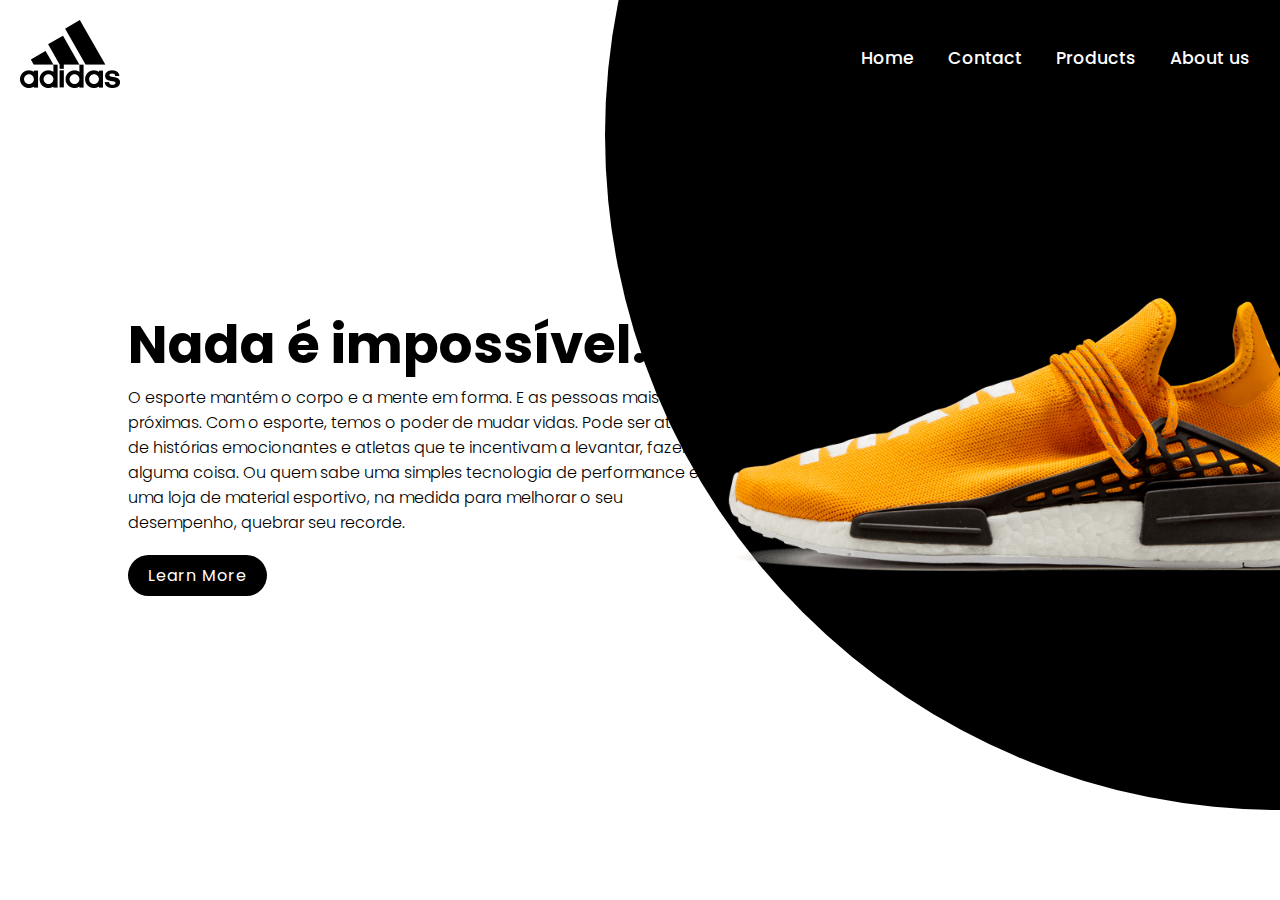
<file: Adidas/index.html>
<!DOCTYPE html>
<html lang="en">
<head>
    <meta charset="UTF-8">
    <meta http-equiv="X-UA-Compatible" content="IE=edge">
    <meta name="viewport" content="width=device-width, initial-scale=1.0">
    <title>CSS</title>
    <link rel="stylesheet" href="css/style.css">
    <link rel="shortcut icon" href="images/2-2-adidas-logo-png-image_32x32.ico" type="image/x-icon">
</head>
<body>
    <section>
        <div class="circle"></div>
        <header>
            <div class="logo"><img src="images/logo1.png" alt="logo"></div>
            <div class="navbar-links">
                <ul>
                    <li><a href="#">Home</a></li>
                    <li><a href="#">Contact</a></li>
                    <li><a href="#">Products</a></li>
                    <li><a href="#">About us</a></li>
                </ul>
            </div>
        </header>
        <div class="main-container">
            <div class="content">
                <h1>Nada é impossível.</h1>
                <p>O esporte mantém o corpo e a mente em forma. E as pessoas mais próximas. Com o esporte, temos o poder de mudar vidas. Pode ser através de histórias emocionantes e atletas que te incentivam a levantar, fazer alguma coisa. Ou quem sabe uma simples tecnologia de performance em uma loja de material esportivo, na medida para melhorar o seu desempenho, quebrar seu recorde.</p>
                <a href="#">Learn More</a>
            </div>
            <div class="imgBox">
                <img src="images/tenis1.png" alt="adidas">
            </div>
        </div>
    </section>
</body>
</html>
</file>
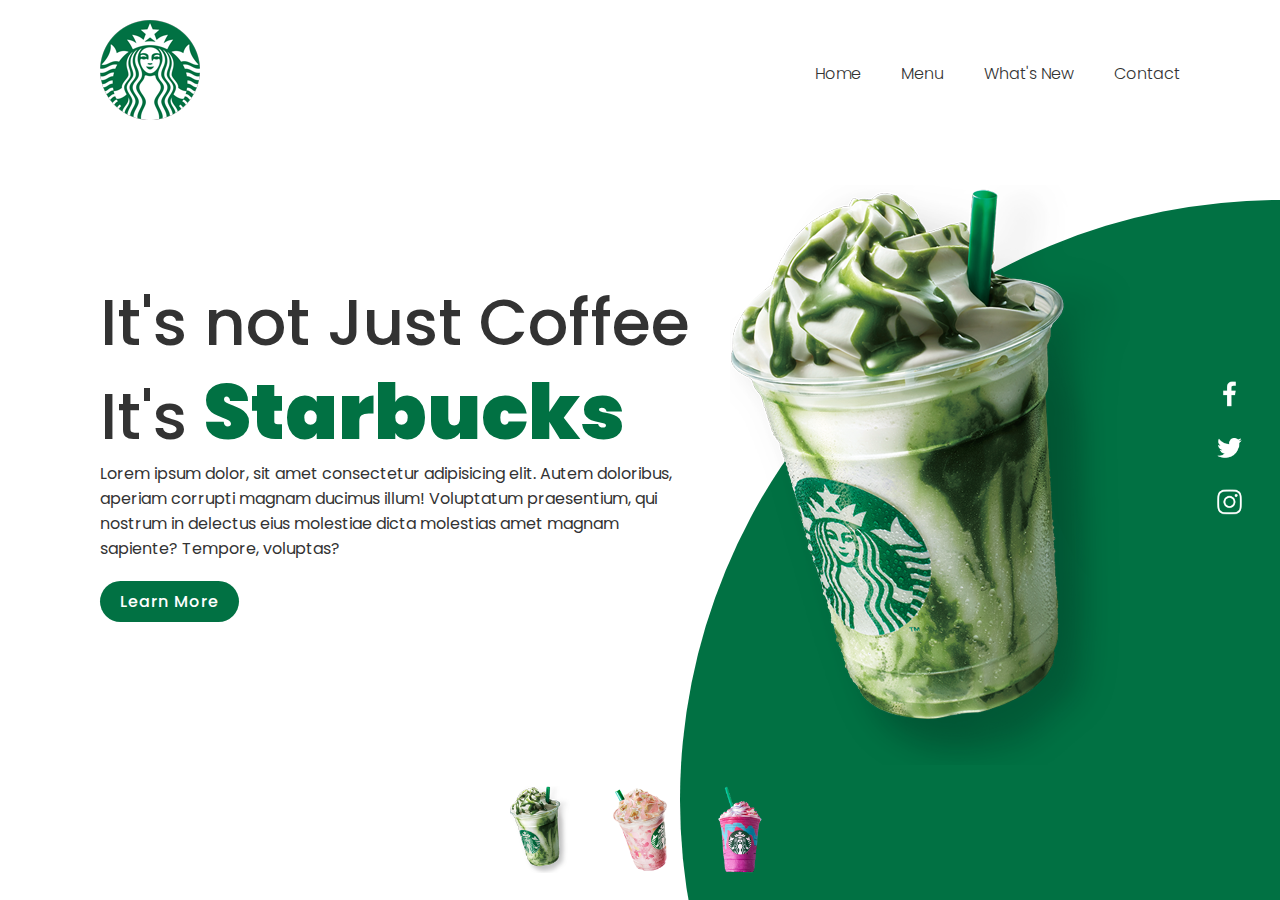
<file: Starbucks/index.html>
<!DOCTYPE html>
<html lang="en">
<head>
    <meta charset="UTF-8">
    <meta name="viewport" content="width=device-width, initial-scale=1.0">
    <title>Starbucks Website Landing Page</title>
    <link rel="stylesheet" href="style.css">
    <link rel="shortcut icon" href="images/favicon.ico" type="image/x-icon">
</head>
<body>
    <section>
        <div class="circle"></div>
        <header>
            <a href="#" class="logo"><img src="images/logo.png" alt="Logo Starbucks"></a>
            <ul>
                <li><a href="#">Home</a></li>
                <li><a href="https://www.starbucks.com.br/menu-list">Menu</a></li>
                <li><a href="#">What's New</a></li>
                <li><a href="#">Contact</a></li>
            </ul>
        </header>
        <div class="content">
            <div class="textBox">
                <h2>It's not Just Coffee <br>It's <span>Starbucks</span></h2>
                <p>Lorem ipsum dolor, sit amet consectetur adipisicing elit. Autem doloribus, aperiam corrupti magnam ducimus illum! Voluptatum praesentium, qui nostrum in delectus eius molestiae dicta molestias amet magnam sapiente? Tempore, voluptas?</p>
                <a href="https://www.starbucks.com.br">Learn More</a>
            </div>
            <div class="imgBox">
                <img src="images/img1.png" class="starbucks">
            </div>
        </div>
        <ul class="thumb">
            <li><img src="images/thumb1.png" alt="thumb1" onclick="imgSlider('images/img1.png');changeCircleColor('#017143')"></li>
            <li><img src="images/thumb2.png" alt="thumb2" onclick="imgSlider('images/img2.png');changeCircleColor('#EB7495')"></li>
            <li><img src="images/thumb3.png" alt="thumb3" onclick="imgSlider('images/img3.png');changeCircleColor('#D752b1')"></li>
        </ul>
        <ul class="sci">
            <li><a href="https://www.facebook.com/StarbucksBrasil/"><img src="images/facebook.png" alt="facebook"></a></li>
            <li><a href="https://twitter.com/StarbucksBrasil"><img src="images/twitter.png" alt="twitter"></a></li>
            <li><a href="https://www.instagram.com/starbucksbrasil/"><img src="images/instagram.png" alt="instagram"></a></li>
        </ul>
    </section>

    <script src="script.js"></script>
</body>
</html>
</file>
<file: Adidas/css/style.css>
@import url('https://fonts.googleapis.com/css2?family=Open+Sans&family=Poppins:ital,wght@0,300;0,400;0,500;0,600;0,700;0,800;0,900;1,300;1,400;1,500;1,600;1,700;1,800;1,900&display=swap');
@import url('https://fonts.googleapis.com/css2?family=Open+Sans&display=swap');



@keyframes go-back {
    from {
      transform: translateY(-100px);
    }
    to {
      transform: translateY(0);
    }
  }

*{
    margin: 0;
    padding: 0;
    top: 0;
    left: 0;
    font-family: 'Poppins', sans-serif;
}

.circle{
    position: absolute;
    top: 0;
    left: 0;
    width: 100%;
    height: 100%;
    background: #000;
    clip-path: circle(75vh at right 15vh);
}

section{
    position: relative;
    width: 100%;
    min-height: 100vh;
    display: flex;
    justify-content: space-between;
    align-items: center;
    background-color: #fff;
}

header .logo{
    padding-left: 20px;
    animation: go-back 1s;
}

header{
    position: absolute;
    width: 100%;
    top: 0;
    left: 0;
    display: flex;
    justify-content: space-between;
    align-items: center;
    padding: 20px 0 20px;
    /*box-shadow: 10px 5px 10px rgb(182, 182, 182); Caso queira*/
}

header .navbar-links{
    position: relative;
}

header .navbar-links li{
    display: inline-block;
    list-style: none;
    animation: go-back 1s;
}

header .navbar-links li a{
    transition: ease;
    padding-right: 30px;
    text-decoration: none;
    font-weight: 500;
    font-size: 13pt;
    color: #fff;
}

header .navbar-links li a:hover{
    color: rgb(255, 255, 255);
}

.main-container h1{
    font-size: 40pt;
}

.main-container{
    position: relative;
    width: 100%;
    display: flex;
    justify-content: space-between;
    align-items: center;
}

.main-container .content{
    position: relative;
    max-width: 600px;
    left: 10%;
}

.main-container .content p{
    font-weight: 300;
}

.main-container .content a{
    display: inline-block;
    margin-top: 20px;
    text-decoration: none;
    background-color: #000;
    color: #fff;
    padding: 8px 20px;
    border-radius: 30px;
    letter-spacing: 1px;
}

.imgBox{
    display: flex;
    justify-content: flex-end;
    align-items: flex-end;
}

.imgBox img{
    max-width: 800px;
    position: absolute;
    transition: 2s;
    left: 50%;
    top: -50%;
}

.imgBox p{
    display: flex;
    color: #fff;
}

.imgBox img:hover{
    transform: rotate(-20deg);
}
</file>
<file: Starbucks/style.css>
@import url('https://fonts.googleapis.com/css2?family=Poppins:ital,wght@0,100;0,200;0,300;0,400;0,500;0,600;0,700;0,800;0,900;1,100;1,200;1,300;1,400;1,500;1,600;1,700;1,800;1,900&display=swap');

*{
    margin: 0;
    padding: 0;
    box-sizing: border-box;
    font-family: 'Poppins', sans-serif;
}

section{
    position: relative;
    width: 100%;
    min-height: 100vh;
    padding: 100px;
    display: flex;
    justify-content: space-between;
    align-items: center;
    background-color: #fff;
}

header{
    position: absolute;
    top: 0;
    left: 0;
    width: 100%;
    padding: 20px 100px;
    display: flex;
    justify-content: space-between;
    align-items: center;
}

header .logo{
    position: relative;
    max-width: 80px;
}

header ul{
    position: relative;
    display: flex;
}

header ul li{
    list-style: none;
}

header ul li a{
    display: inline-block;
    color: #333;
    font-weight: 300;
    margin-left: 40px;
    text-decoration: none;
}

.content{
    position: relative;
    width: 100%;
    display: flex;
    justify-content: space-between;
    align-items: center;
}

.content .textBox{
    position: relative;
    max-width: 600px;
}

.content .textBox h2{
    color: #333;
    font-size: 4em;
    line-height: 1.4em;
    font-weight: 500;
}

.content .textBox h2 span{
    color: #017143;
    font-size: 1.2em;
    font-weight: 900;
}

.content .textBox p{
    color: #333;
}

.content .textBox a{
    display: inline-block;
    margin-top: 20px;
    padding: 8px 20px;
    background: #017143;
    color: #fff;
    border-radius: 40px;
    font-weight: 500;
    letter-spacing: 1px;
    text-decoration: none;
}

.content .imgBox{
    width: 600px;
    display: flex;
    justify-content: flex-end;
    padding-right: 50px;
    margin-top: 50px;
}

.content .imgBox img{
    max-width: 400px;
    transition: 0.5s;
}

.content .imgBox img:hover{
    transform: translateY(-15px);
}

.thumb{
    position: absolute;
    left: 50%;
    bottom: 20px;
    display: flex;
    transform: translateX(-50%);
}

.thumb li{
    list-style: none;
    display: inline-block;
    margin: 0 20px;
    cursor: pointer;
    transition: 0.5s;
}

.thumb li:hover{
    transform: translateY(-15px);
}

.thumb li img{
    max-width: 60px;
}

.sci{
    position: absolute;
    top: 50%;
    right: 30px;
    transform: translateY(-50%);
    display: flex;
    justify-content: center;
    align-items: center;
    flex-direction: column;
}

.sci li{
    list-style: none;
}

.sci li a{
    display: inline-block;
    margin: 5px 0;
    transform: scale(0.6);
    filter: invert(1);
}

.circle{
    position: absolute;
    top: 0;
    left: 0;
    width: 100%;
    height: 100%;
    background-color: #017143;
    clip-path: circle(600px at right 800px);
}
</file>
